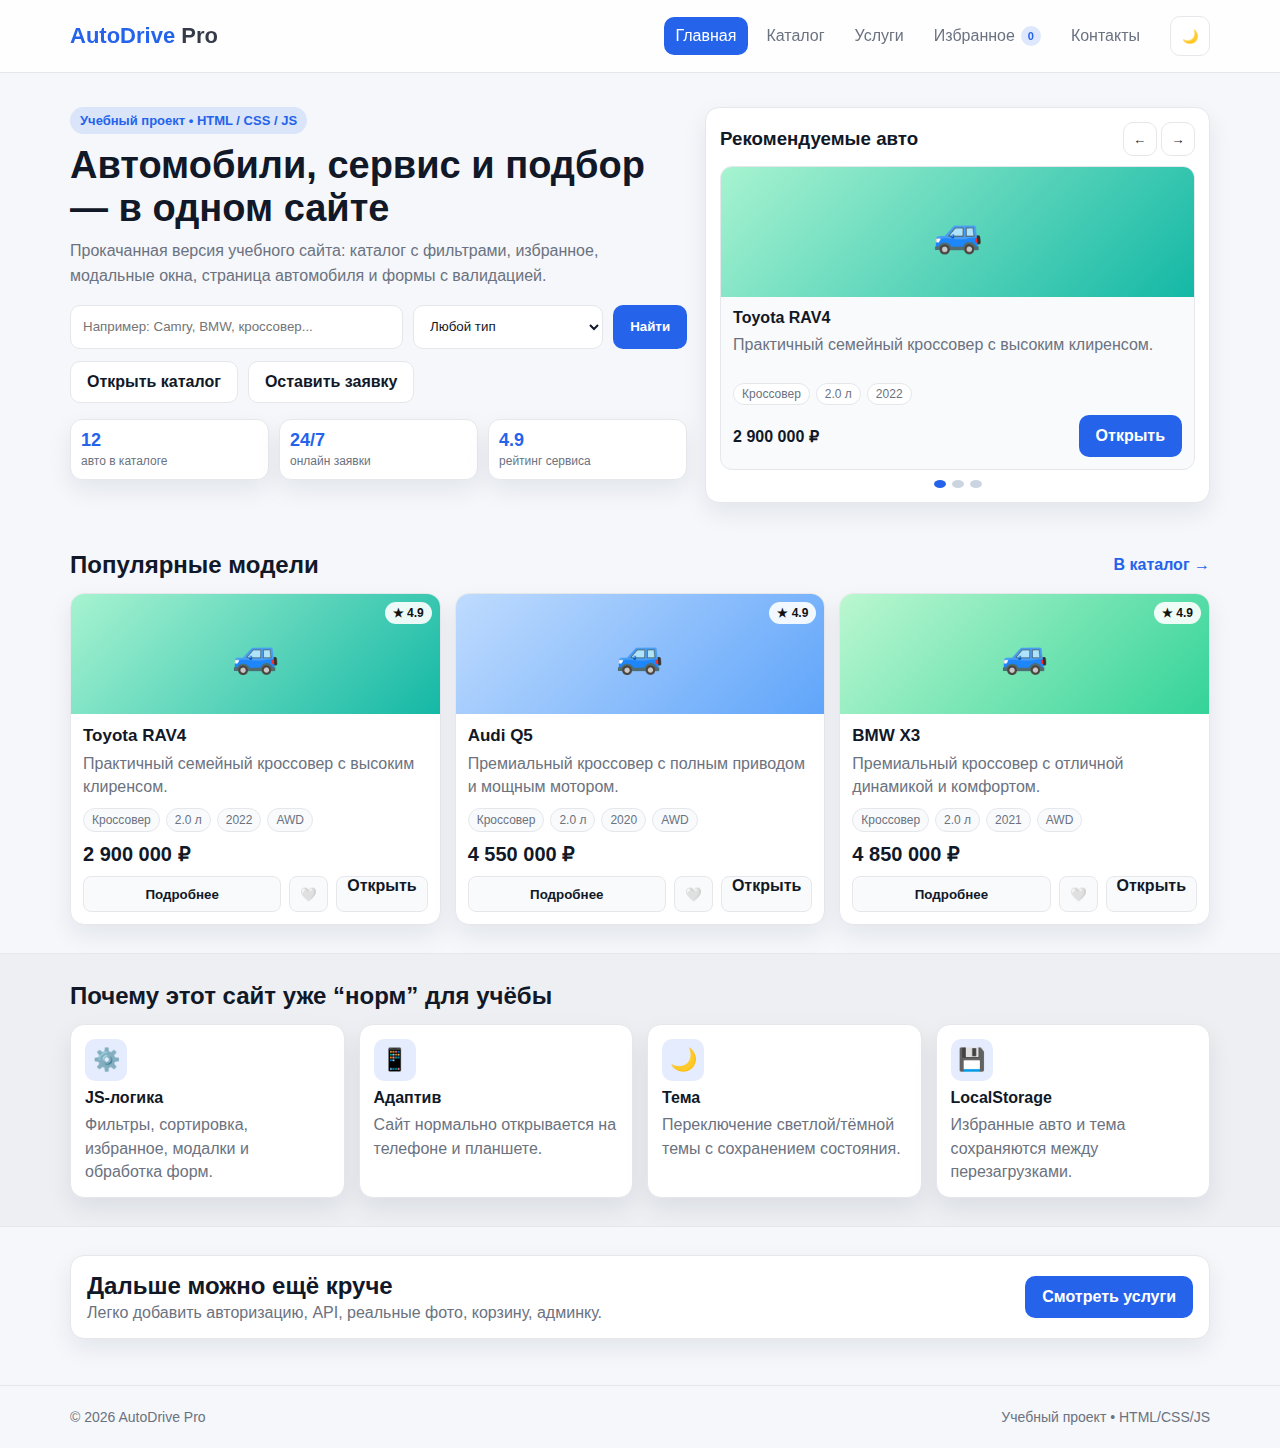
<file: index.html>
<!DOCTYPE html>
<html lang="ru">
<head>
  <meta charset="UTF-8" />
  <meta name="viewport" content="width=device-width, initial-scale=1.0" />
  <title>AutoDrive Pro — Главная</title>
  <link rel="stylesheet" href="style.css" />
</head>
<body>
  <header class="header">
    <div class="container header-inner">
      <a href="index.html" class="logo">AutoDrive <span>Pro</span></a>

      <nav class="nav" id="mainNav">
        <a href="index.html" class="nav-link">Главная</a>
        <a href="catalog.html" class="nav-link">Каталог</a>
        <a href="services.html" class="nav-link">Услуги</a>
        <a href="favorites.html" class="nav-link">Избранное <span class="fav-badge" id="favBadge">0</span></a>
        <a href="contacts.html" class="nav-link">Контакты</a>
      </nav>

      <div class="header-actions">
        <button class="theme-btn" id="themeBtn" aria-label="Сменить тему">🌙</button>
        <button class="burger" id="burgerBtn" aria-label="Открыть меню">☰</button>
      </div>
    </div>
  </header>

  <main>
    <section class="hero">
      <div class="container hero-grid">
        <div>
          <p class="badge">Учебный проект • HTML / CSS / JS</p>
          <h1>Автомобили, сервис и подбор — в одном сайте</h1>
          <p class="hero-text">
            Прокачанная версия учебного сайта: каталог с фильтрами, избранное, модальные окна,
            страница автомобиля и формы с валидацией.
          </p>

          <form id="heroSearchForm" class="hero-search">
            <input type="text" id="heroSearchText" placeholder="Например: Camry, BMW, кроссовер..." />
            <select id="heroSearchType">
              <option value="all">Любой тип</option>
              <option value="sedan">Седан</option>
              <option value="crossover">Кроссовер</option>
              <option value="hatchback">Хэтчбек</option>
            </select>
            <button class="btn btn-primary" type="submit">Найти</button>
          </form>

          <div class="hero-actions">
            <a href="catalog.html" class="btn btn-outline">Открыть каталог</a>
            <a href="contacts.html" class="btn btn-outline">Оставить заявку</a>
          </div>

          <div class="stats">
            <div class="stat">
              <strong>12</strong>
              <span>авто в каталоге</span>
            </div>
            <div class="stat">
              <strong>24/7</strong>
              <span>онлайн заявки</span>
            </div>
            <div class="stat">
              <strong>4.9</strong>
              <span>рейтинг сервиса</span>
            </div>
          </div>
        </div>

        <div class="slider-card">
          <div class="slider-top">
            <h3>Рекомендуемые авто</h3>
            <div class="slider-controls">
              <button id="heroPrev" class="icon-btn" type="button">←</button>
              <button id="heroNext" class="icon-btn" type="button">→</button>
            </div>
          </div>
          <div id="heroSlider" class="hero-slider"></div>
          <div id="heroDots" class="dots"></div>
        </div>
      </div>
    </section>

    <section class="section">
      <div class="container">
        <div class="section-head">
          <h2>Популярные модели</h2>
          <a href="catalog.html" class="link-more">В каталог →</a>
        </div>
        <div id="featuredGrid" class="cards-grid"></div>
      </div>
    </section>

    <section class="section section-muted">
      <div class="container">
        <div class="section-head">
          <h2>Почему этот сайт уже “норм” для учёбы</h2>
        </div>
        <div class="features-grid">
          <article class="feature">
            <div class="feature-icon">⚙️</div>
            <h3>JS-логика</h3>
            <p>Фильтры, сортировка, избранное, модалки и обработка форм.</p>
          </article>
          <article class="feature">
            <div class="feature-icon">📱</div>
            <h3>Адаптив</h3>
            <p>Сайт нормально открывается на телефоне и планшете.</p>
          </article>
          <article class="feature">
            <div class="feature-icon">🌙</div>
            <h3>Тема</h3>
            <p>Переключение светлой/тёмной темы с сохранением состояния.</p>
          </article>
          <article class="feature">
            <div class="feature-icon">💾</div>
            <h3>LocalStorage</h3>
            <p>Избранные авто и тема сохраняются между перезагрузками.</p>
          </article>
        </div>
      </div>
    </section>

    <section class="section">
      <div class="container cta">
        <div>
          <h2>Дальше можно ещё круче</h2>
          <p>Легко добавить авторизацию, API, реальные фото, корзину, админку.</p>
        </div>
        <a href="services.html" class="btn btn-primary">Смотреть услуги</a>
      </div>
    </section>
  </main>

  <footer class="footer">
    <div class="container footer-inner">
      <p>© <span id="year"></span> AutoDrive Pro</p>
      <p>Учебный проект • HTML/CSS/JS</p>
    </div>
  </footer>

  <!-- Модалка -->
  <div class="modal" id="carModal" aria-hidden="true">
    <div class="modal-overlay" data-close-modal></div>
    <div class="modal-content">
      <button class="modal-close" type="button" data-close-modal>✕</button>
      <div id="modalBody"></div>
    </div>
  </div>

  <button class="back-top" id="backTop" aria-label="Наверх">↑</button>
  <div class="toast" id="toast"></div>

  <script src="data.js"></script>
  <script src="script.js"></script>
</body>
</html>
</file>
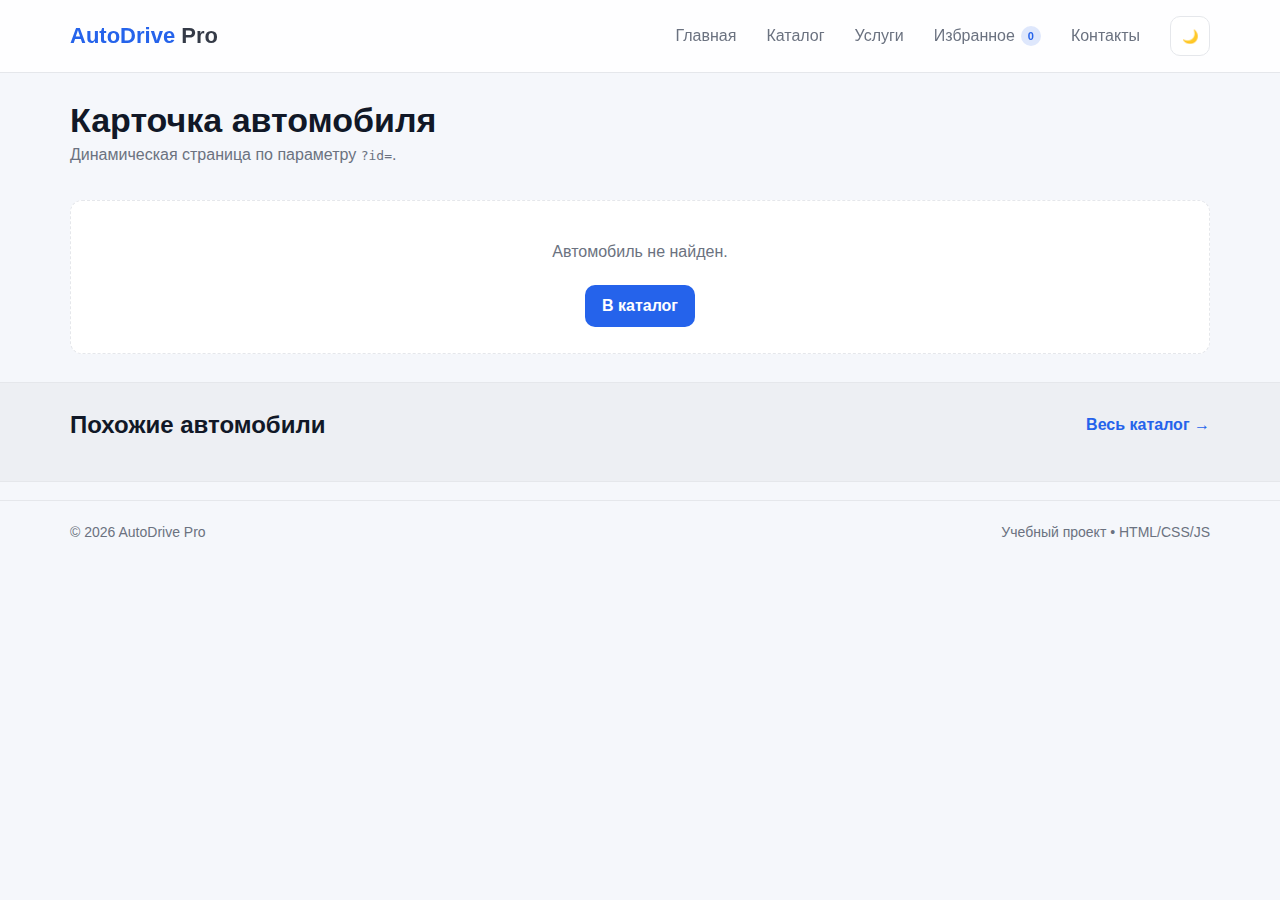
<file: car.html>
<!DOCTYPE html>
<html lang="ru">
<head>
  <meta charset="UTF-8" />
  <meta name="viewport" content="width=device-width, initial-scale=1.0" />
  <title>AutoDrive Pro — Автомобиль</title>
  <link rel="stylesheet" href="style.css" />
</head>
<body>
  <header class="header">
    <div class="container header-inner">
      <a href="index.html" class="logo">AutoDrive <span>Pro</span></a>

      <nav class="nav" id="mainNav">
        <a href="index.html" class="nav-link">Главная</a>
        <a href="catalog.html" class="nav-link">Каталог</a>
        <a href="services.html" class="nav-link">Услуги</a>
        <a href="favorites.html" class="nav-link">Избранное <span class="fav-badge" id="favBadge">0</span></a>
        <a href="contacts.html" class="nav-link">Контакты</a>
      </nav>

      <div class="header-actions">
        <button class="theme-btn" id="themeBtn" aria-label="Сменить тему">🌙</button>
        <button class="burger" id="burgerBtn" aria-label="Открыть меню">☰</button>
      </div>
    </div>
  </header>

  <main>
    <section class="page-head">
      <div class="container">
        <h1>Карточка автомобиля</h1>
        <p>Динамическая страница по параметру <code>?id=</code>.</p>
      </div>
    </section>

    <section class="section">
      <div class="container">
        <div id="carPage"></div>
      </div>
    </section>

    <section class="section section-muted">
      <div class="container">
        <div class="section-head">
          <h2>Похожие автомобили</h2>
          <a href="catalog.html" class="link-more">Весь каталог →</a>
        </div>
        <div id="similarGrid" class="catalog-grid"></div>
      </div>
    </section>
  </main>

  <footer class="footer">
    <div class="container footer-inner">
      <p>© <span id="year"></span> AutoDrive Pro</p>
      <p>Учебный проект • HTML/CSS/JS</p>
    </div>
  </footer>

  <div class="modal" id="carModal" aria-hidden="true">
    <div class="modal-overlay" data-close-modal></div>
    <div class="modal-content">
      <button class="modal-close" type="button" data-close-modal>✕</button>
      <div id="modalBody"></div>
    </div>
  </div>

  <button class="back-top" id="backTop" aria-label="Наверх">↑</button>
  <div class="toast" id="toast"></div>

  <script src="data.js"></script>
  <script src="script.js"></script>
</body>
</html>
</file>
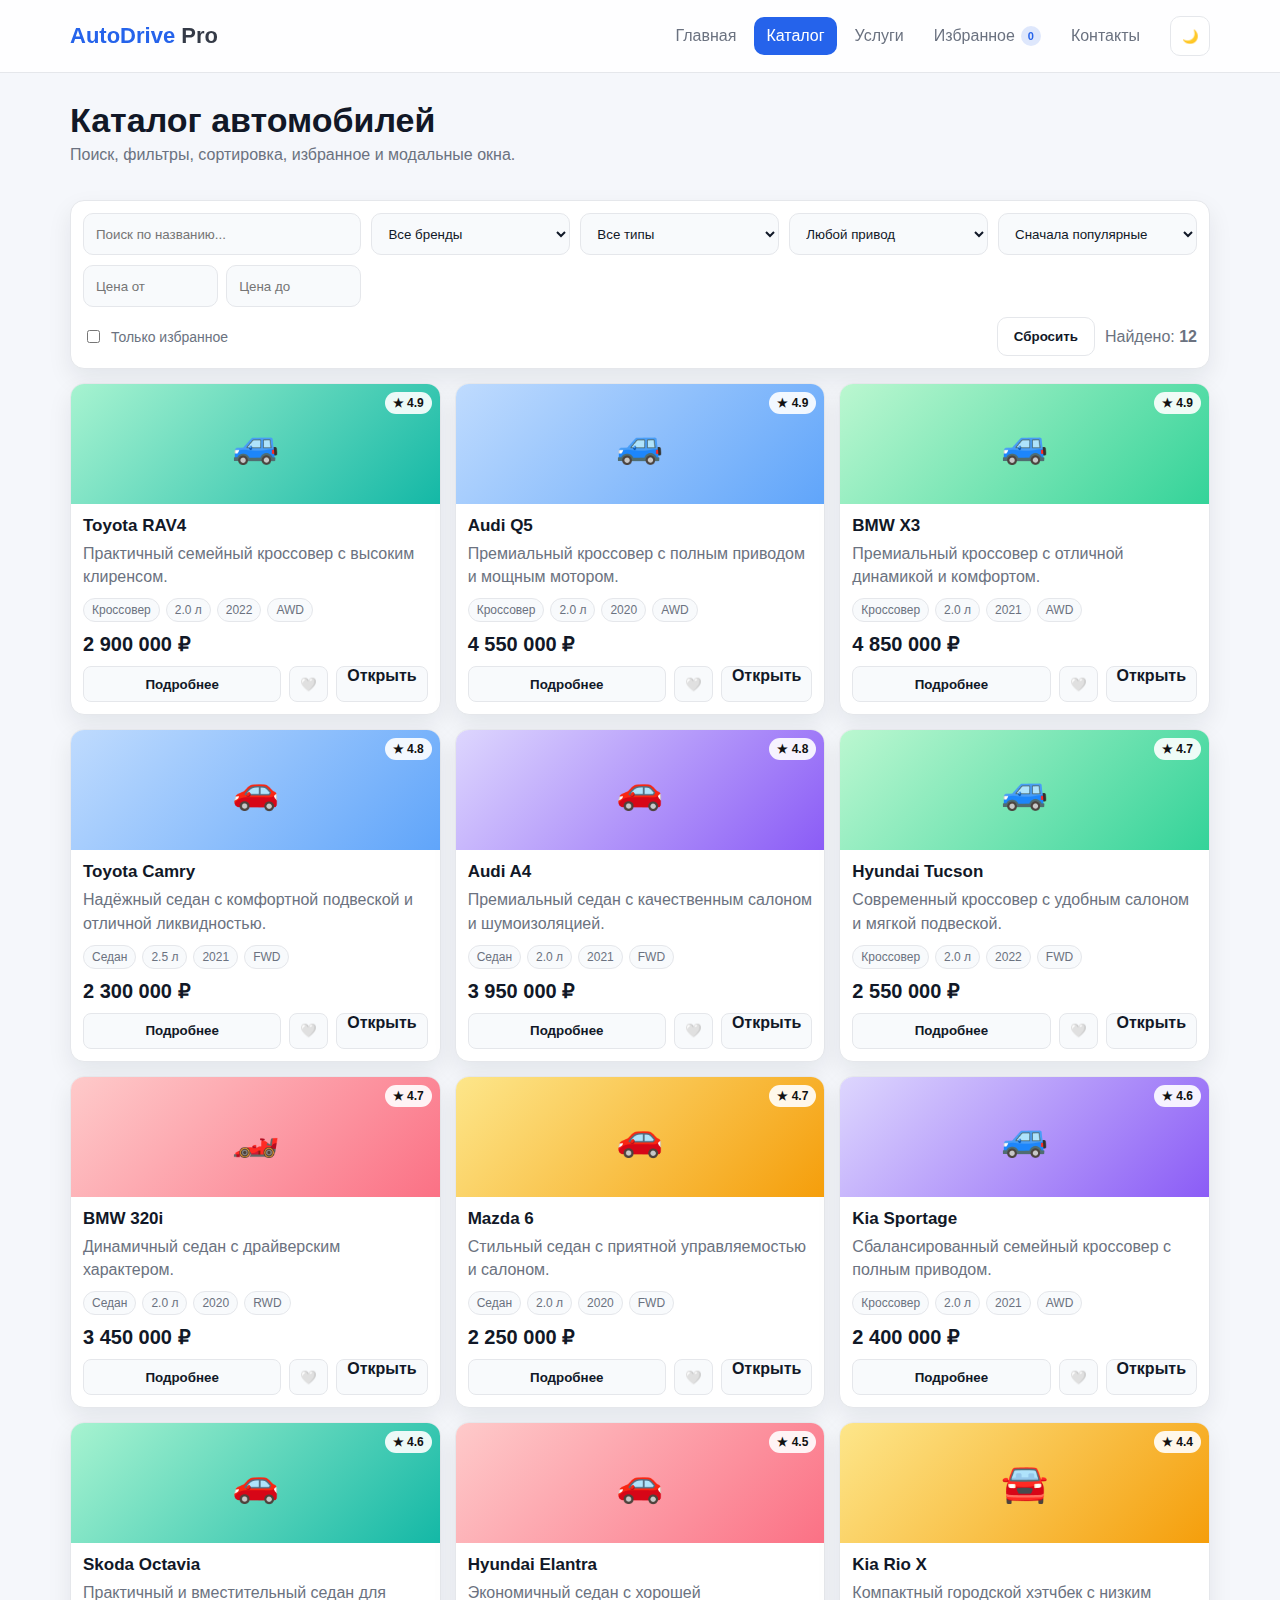
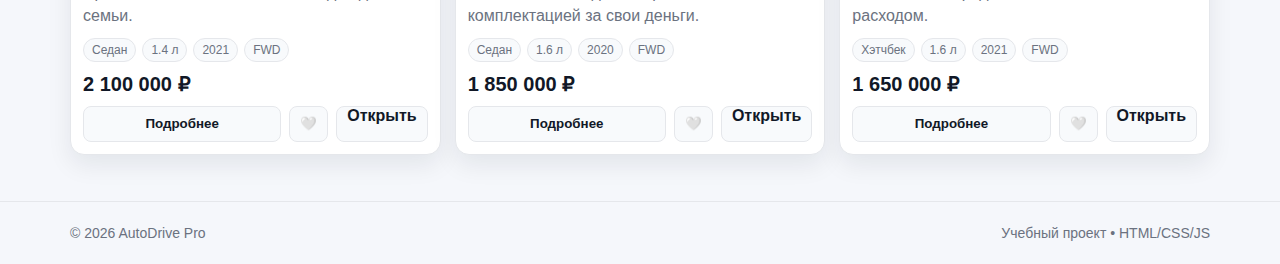
<file: catalog.html>
<!DOCTYPE html>
<html lang="ru">
<head>
  <meta charset="UTF-8" />
  <meta name="viewport" content="width=device-width, initial-scale=1.0" />
  <title>AutoDrive Pro — Каталог</title>
  <link rel="stylesheet" href="style.css" />
</head>
<body>
  <header class="header">
    <div class="container header-inner">
      <a href="index.html" class="logo">AutoDrive <span>Pro</span></a>

      <nav class="nav" id="mainNav">
        <a href="index.html" class="nav-link">Главная</a>
        <a href="catalog.html" class="nav-link">Каталог</a>
        <a href="services.html" class="nav-link">Услуги</a>
        <a href="favorites.html" class="nav-link">Избранное <span class="fav-badge" id="favBadge">0</span></a>
        <a href="contacts.html" class="nav-link">Контакты</a>
      </nav>

      <div class="header-actions">
        <button class="theme-btn" id="themeBtn" aria-label="Сменить тему">🌙</button>
        <button class="burger" id="burgerBtn" aria-label="Открыть меню">☰</button>
      </div>
    </div>
  </header>

  <main>
    <section class="page-head">
      <div class="container">
        <h1>Каталог автомобилей</h1>
        <p>Поиск, фильтры, сортировка, избранное и модальные окна.</p>
      </div>
    </section>

    <section class="section">
      <div class="container">
        <div class="filters-panel">
          <div class="filters-grid">
            <input id="filterSearch" type="text" placeholder="Поиск по названию..." />
            <select id="filterBrand"></select>
            <select id="filterType">
              <option value="all">Все типы</option>
              <option value="sedan">Седан</option>
              <option value="crossover">Кроссовер</option>
              <option value="hatchback">Хэтчбек</option>
            </select>
            <select id="filterDrive">
              <option value="all">Любой привод</option>
              <option value="FWD">Передний</option>
              <option value="RWD">Задний</option>
              <option value="AWD">Полный</option>
            </select>
            <select id="filterSort">
              <option value="popular">Сначала популярные</option>
              <option value="price-asc">Цена ↑</option>
              <option value="price-desc">Цена ↓</option>
              <option value="year-desc">Год (новые)</option>
              <option value="year-asc">Год (старые)</option>
            </select>
            <div class="price-range">
              <input id="minPrice" type="number" placeholder="Цена от" />
              <input id="maxPrice" type="number" placeholder="Цена до" />
            </div>
          </div>

          <div class="filters-bottom">
            <label class="checkbox">
              <input id="filterFavOnly" type="checkbox" />
              <span>Только избранное</span>
            </label>
            <div class="filters-actions">
              <button id="resetFilters" class="btn btn-outline" type="button">Сбросить</button>
              <span class="catalog-count">Найдено: <b id="catalogCount">0</b></span>
            </div>
          </div>
        </div>

        <div id="catalogGrid" class="catalog-grid"></div>
        <div id="catalogEmpty" class="empty-state hidden">
          <p>Ничего не найдено. Попробуй изменить фильтры.</p>
        </div>
      </div>
    </section>
  </main>

  <footer class="footer">
    <div class="container footer-inner">
      <p>© <span id="year"></span> AutoDrive Pro</p>
      <p>Учебный проект • HTML/CSS/JS</p>
    </div>
  </footer>

  <div class="modal" id="carModal" aria-hidden="true">
    <div class="modal-overlay" data-close-modal></div>
    <div class="modal-content">
      <button class="modal-close" type="button" data-close-modal>✕</button>
      <div id="modalBody"></div>
    </div>
  </div>

  <button class="back-top" id="backTop" aria-label="Наверх">↑</button>
  <div class="toast" id="toast"></div>

  <script src="data.js"></script>
  <script src="script.js"></script>
</body>
</html>
</file>
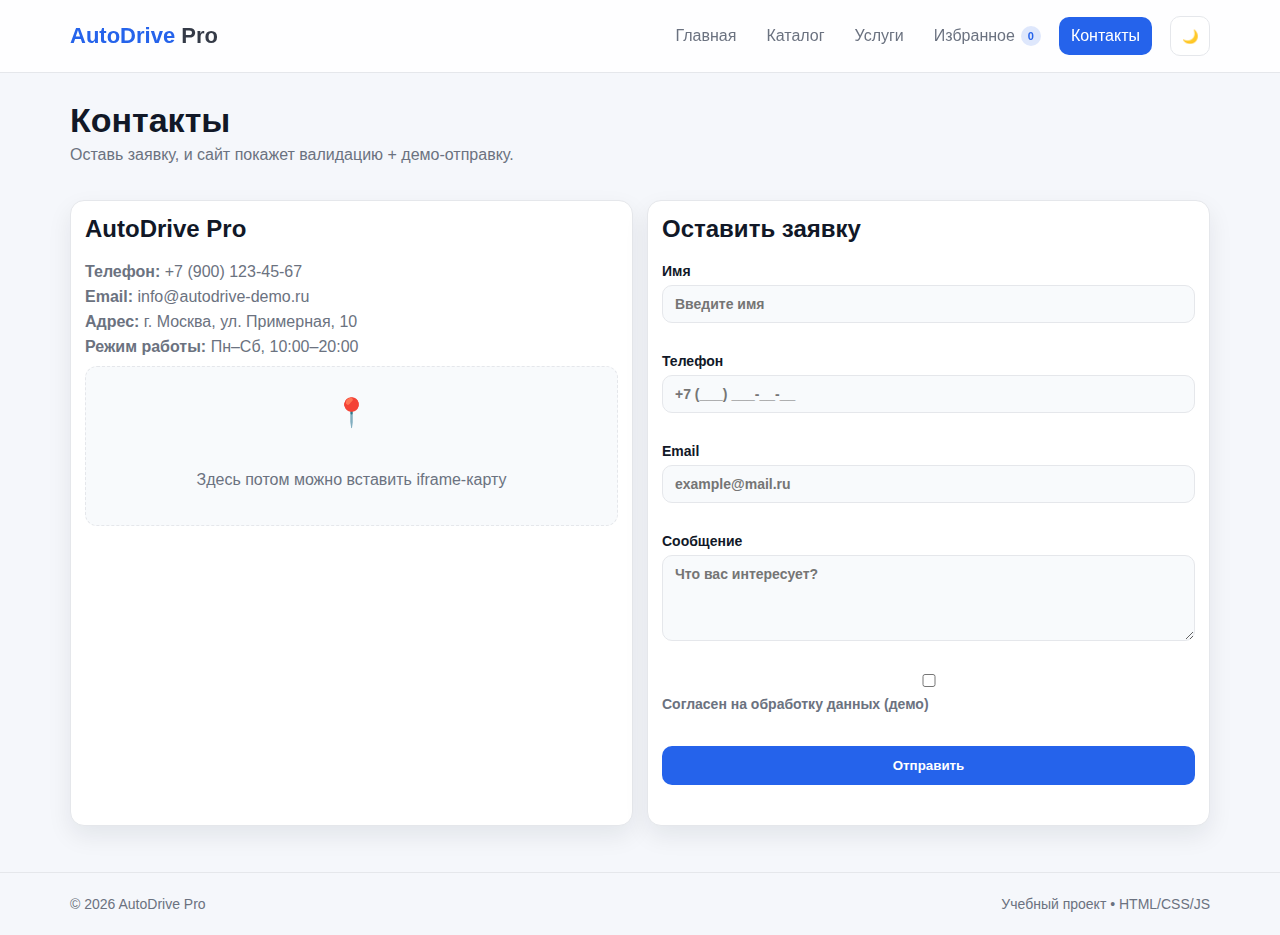
<file: contacts.html>
<!DOCTYPE html>
<html lang="ru">
<head>
  <meta charset="UTF-8" />
  <meta name="viewport" content="width=device-width, initial-scale=1.0" />
  <title>AutoDrive Pro — Контакты</title>
  <link rel="stylesheet" href="style.css" />
</head>
<body>
  <header class="header">
    <div class="container header-inner">
      <a href="index.html" class="logo">AutoDrive <span>Pro</span></a>

      <nav class="nav" id="mainNav">
        <a href="index.html" class="nav-link">Главная</a>
        <a href="catalog.html" class="nav-link">Каталог</a>
        <a href="services.html" class="nav-link">Услуги</a>
        <a href="favorites.html" class="nav-link">Избранное <span class="fav-badge" id="favBadge">0</span></a>
        <a href="contacts.html" class="nav-link">Контакты</a>
      </nav>

      <div class="header-actions">
        <button class="theme-btn" id="themeBtn" aria-label="Сменить тему">🌙</button>
        <button class="burger" id="burgerBtn" aria-label="Открыть меню">☰</button>
      </div>
    </div>
  </header>

  <main>
    <section class="page-head">
      <div class="container">
        <h1>Контакты</h1>
        <p>Оставь заявку, и сайт покажет валидацию + демо-отправку.</p>
      </div>
    </section>

    <section class="section">
      <div class="container contact-grid">
        <div class="contact-info">
          <h2>AutoDrive Pro</h2>
          <p><strong>Телефон:</strong> +7 (900) 123-45-67</p>
          <p><strong>Email:</strong> info@autodrive-demo.ru</p>
          <p><strong>Адрес:</strong> г. Москва, ул. Примерная, 10</p>
          <p><strong>Режим работы:</strong> Пн–Сб, 10:00–20:00</p>

          <div class="map-placeholder">
            <span>📍</span>
            <p>Здесь потом можно вставить iframe-карту</p>
          </div>

          <div class="mini-note" id="lastRequestNote"></div>
        </div>

        <div class="contact-form-wrap">
          <h2>Оставить заявку</h2>
          <form id="contactForm" class="contact-form" novalidate>
            <label>
              Имя
              <input type="text" id="name" placeholder="Введите имя" />
              <small class="error" id="nameError"></small>
            </label>

            <label>
              Телефон
              <input type="tel" id="phone" class="js-phone-mask" placeholder="+7 (___) ___-__-__" />
              <small class="error" id="phoneError"></small>
            </label>

            <label>
              Email
              <input type="email" id="email" placeholder="example@mail.ru" />
              <small class="error" id="emailError"></small>
            </label>

            <label>
              Сообщение
              <textarea id="message" rows="4" placeholder="Что вас интересует?"></textarea>
              <small class="error" id="messageError"></small>
            </label>

            <label class="checkbox">
              <input type="checkbox" id="agree" />
              <span>Согласен на обработку данных (демо)</span>
            </label>
            <small class="error" id="agreeError"></small>

            <button type="submit" class="btn btn-primary full-width">Отправить</button>
            <p id="formSuccess" class="success-message"></p>
          </form>
        </div>
      </div>
    </section>
  </main>

  <footer class="footer">
    <div class="container footer-inner">
      <p>© <span id="year"></span> AutoDrive Pro</p>
      <p>Учебный проект • HTML/CSS/JS</p>
    </div>
  </footer>

  <button class="back-top" id="backTop" aria-label="Наверх">↑</button>
  <div class="toast" id="toast"></div>

  <script src="data.js"></script>
  <script src="script.js"></script>
</body>
</html>
</file>
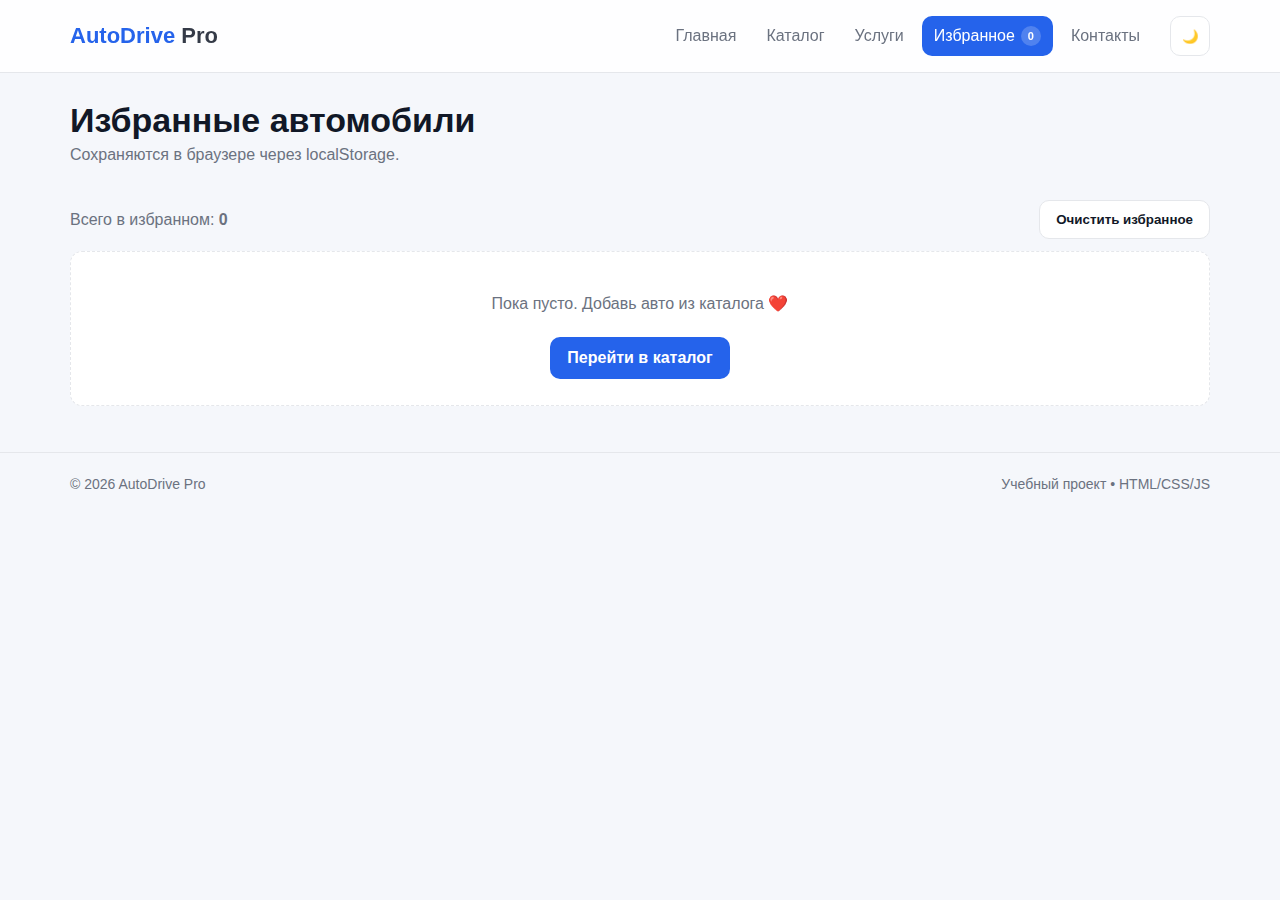
<file: favorites.html>
<!DOCTYPE html>
<html lang="ru">
<head>
  <meta charset="UTF-8" />
  <meta name="viewport" content="width=device-width, initial-scale=1.0" />
  <title>AutoDrive Pro — Избранное</title>
  <link rel="stylesheet" href="style.css" />
</head>
<body>
  <header class="header">
    <div class="container header-inner">
      <a href="index.html" class="logo">AutoDrive <span>Pro</span></a>

      <nav class="nav" id="mainNav">
        <a href="index.html" class="nav-link">Главная</a>
        <a href="catalog.html" class="nav-link">Каталог</a>
        <a href="services.html" class="nav-link">Услуги</a>
        <a href="favorites.html" class="nav-link">Избранное <span class="fav-badge" id="favBadge">0</span></a>
        <a href="contacts.html" class="nav-link">Контакты</a>
      </nav>

      <div class="header-actions">
        <button class="theme-btn" id="themeBtn" aria-label="Сменить тему">🌙</button>
        <button class="burger" id="burgerBtn" aria-label="Открыть меню">☰</button>
      </div>
    </div>
  </header>

  <main>
    <section class="page-head">
      <div class="container">
        <h1>Избранные автомобили</h1>
        <p>Сохраняются в браузере через localStorage.</p>
      </div>
    </section>

    <section class="section">
      <div class="container">
        <div class="favorites-toolbar">
          <span>Всего в избранном: <b id="favoritesCountPage">0</b></span>
          <button id="clearFavorites" class="btn btn-outline" type="button">Очистить избранное</button>
        </div>

        <div id="favoritesGrid" class="catalog-grid"></div>

        <div id="favoritesEmpty" class="empty-state hidden">
          <p>Пока пусто. Добавь авто из каталога ❤️</p>
          <a href="catalog.html" class="btn btn-primary">Перейти в каталог</a>
        </div>
      </div>
    </section>
  </main>

  <footer class="footer">
    <div class="container footer-inner">
      <p>© <span id="year"></span> AutoDrive Pro</p>
      <p>Учебный проект • HTML/CSS/JS</p>
    </div>
  </footer>

  <div class="modal" id="carModal" aria-hidden="true">
    <div class="modal-overlay" data-close-modal></div>
    <div class="modal-content">
      <button class="modal-close" type="button" data-close-modal>✕</button>
      <div id="modalBody"></div>
    </div>
  </div>

  <button class="back-top" id="backTop" aria-label="Наверх">↑</button>
  <div class="toast" id="toast"></div>

  <script src="data.js"></script>
  <script src="script.js"></script>
</body>
</html>
</file>
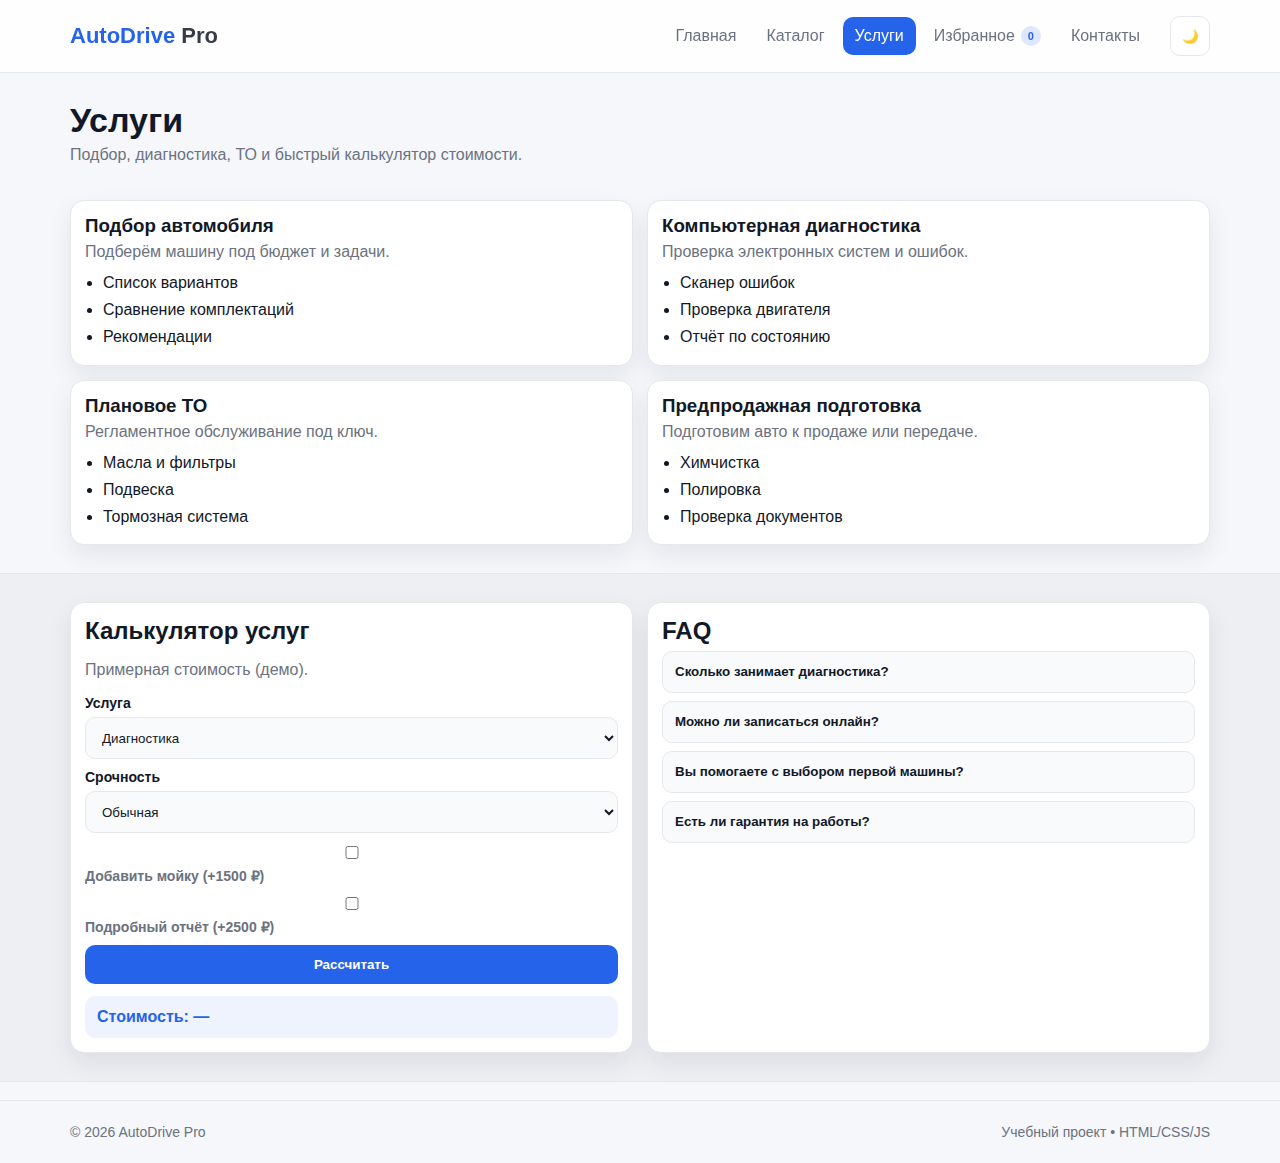
<file: services.html>
<!DOCTYPE html>
<html lang="ru">
<head>
  <meta charset="UTF-8" />
  <meta name="viewport" content="width=device-width, initial-scale=1.0" />
  <title>AutoDrive Pro — Услуги</title>
  <link rel="stylesheet" href="style.css" />
</head>
<body>
  <header class="header">
    <div class="container header-inner">
      <a href="index.html" class="logo">AutoDrive <span>Pro</span></a>

      <nav class="nav" id="mainNav">
        <a href="index.html" class="nav-link">Главная</a>
        <a href="catalog.html" class="nav-link">Каталог</a>
        <a href="services.html" class="nav-link">Услуги</a>
        <a href="favorites.html" class="nav-link">Избранное <span class="fav-badge" id="favBadge">0</span></a>
        <a href="contacts.html" class="nav-link">Контакты</a>
      </nav>

      <div class="header-actions">
        <button class="theme-btn" id="themeBtn" aria-label="Сменить тему">🌙</button>
        <button class="burger" id="burgerBtn" aria-label="Открыть меню">☰</button>
      </div>
    </div>
  </header>

  <main>
    <section class="page-head">
      <div class="container">
        <h1>Услуги</h1>
        <p>Подбор, диагностика, ТО и быстрый калькулятор стоимости.</p>
      </div>
    </section>

    <section class="section">
      <div class="container">
        <div class="services-grid">
          <article class="service-card">
            <h3>Подбор автомобиля</h3>
            <p>Подберём машину под бюджет и задачи.</p>
            <ul>
              <li>Список вариантов</li>
              <li>Сравнение комплектаций</li>
              <li>Рекомендации</li>
            </ul>
          </article>

          <article class="service-card">
            <h3>Компьютерная диагностика</h3>
            <p>Проверка электронных систем и ошибок.</p>
            <ul>
              <li>Сканер ошибок</li>
              <li>Проверка двигателя</li>
              <li>Отчёт по состоянию</li>
            </ul>
          </article>

          <article class="service-card">
            <h3>Плановое ТО</h3>
            <p>Регламентное обслуживание под ключ.</p>
            <ul>
              <li>Масла и фильтры</li>
              <li>Подвеска</li>
              <li>Тормозная система</li>
            </ul>
          </article>

          <article class="service-card">
            <h3>Предпродажная подготовка</h3>
            <p>Подготовим авто к продаже или передаче.</p>
            <ul>
              <li>Химчистка</li>
              <li>Полировка</li>
              <li>Проверка документов</li>
            </ul>
          </article>
        </div>
      </div>
    </section>

    <section class="section section-muted">
      <div class="container service-tools-grid">
        <div class="calc-card">
          <h2>Калькулятор услуг</h2>
          <p class="muted">Примерная стоимость (демо).</p>

          <form id="serviceCalcForm" class="calc-form">
            <label>
              Услуга
              <select id="calcService">
                <option value="diagnostic">Диагностика</option>
                <option value="maintenance">Плановое ТО</option>
                <option value="selection">Подбор авто</option>
                <option value="prep">Предпродажная подготовка</option>
              </select>
            </label>

            <label>
              Срочность
              <select id="calcUrgency">
                <option value="normal">Обычная</option>
                <option value="urgent">Срочно (+20%)</option>
              </select>
            </label>

            <label class="checkbox">
              <input type="checkbox" id="calcWash" />
              <span>Добавить мойку (+1500 ₽)</span>
            </label>

            <label class="checkbox">
              <input type="checkbox" id="calcReport" />
              <span>Подробный отчёт (+2500 ₽)</span>
            </label>

            <button class="btn btn-primary" type="submit">Рассчитать</button>
          </form>

          <div class="calc-result" id="calcResult">Стоимость: —</div>
        </div>

        <div class="faq-card">
          <h2>FAQ</h2>
          <div class="faq-list">
            <div class="faq-item">
              <button type="button" class="faq-btn">Сколько занимает диагностика?</button>
              <div class="faq-content"><p>Обычно 30–60 минут, в зависимости от модели и списка проверок.</p></div>
            </div>
            <div class="faq-item">
              <button type="button" class="faq-btn">Можно ли записаться онлайн?</button>
              <div class="faq-content"><p>Да, оставь заявку на странице контактов — свяжемся с тобой.</p></div>
            </div>
            <div class="faq-item">
              <button type="button" class="faq-btn">Вы помогаете с выбором первой машины?</button>
              <div class="faq-content"><p>Да, это частый кейс. Подберём варианты под бюджет и задачи.</p></div>
            </div>
            <div class="faq-item">
              <button type="button" class="faq-btn">Есть ли гарантия на работы?</button>
              <div class="faq-content"><p>Да, на большинство работ и расходников даётся гарантия.</p></div>
            </div>
          </div>
        </div>
      </div>
    </section>
  </main>

  <footer class="footer">
    <div class="container footer-inner">
      <p>© <span id="year"></span> AutoDrive Pro</p>
      <p>Учебный проект • HTML/CSS/JS</p>
    </div>
  </footer>

  <button class="back-top" id="backTop" aria-label="Наверх">↑</button>
  <div class="toast" id="toast"></div>

  <script src="data.js"></script>
  <script src="script.js"></script>
</body>
</html>
</file>
<file: style.css>
:root {
  --bg: #f5f7fb;
  --card: #ffffff;
  --card-2: #f8fafc;
  --text: #111827;
  --muted: #6b7280;
  --line: #e5e7eb;
  --primary: #2563eb;
  --primary-2: #1d4ed8;
  --danger: #dc2626;
  --success: #16a34a;
  --shadow: 0 10px 25px rgba(15, 23, 42, 0.08);
  --radius: 14px;
}

body.dark {
  --bg: #0f172a;
  --card: #111827;
  --card-2: #0b1220;
  --text: #e5e7eb;
  --muted: #9ca3af;
  --line: #243047;
  --primary: #3b82f6;
  --primary-2: #60a5fa;
  --shadow: 0 10px 25px rgba(0, 0, 0, 0.32);
}

* { box-sizing: border-box; }

html { scroll-behavior: smooth; }

body {
  margin: 0;
  font-family: Arial, Helvetica, sans-serif;
  background: var(--bg);
  color: var(--text);
}

a { color: inherit; text-decoration: none; }

img { max-width: 100%; display: block; }

.hidden { display: none !important; }

.container {
  width: min(1140px, calc(100% - 32px));
  margin: 0 auto;
}

/* Header */
.header {
  position: sticky;
  top: 0;
  z-index: 100;
  border-bottom: 1px solid var(--line);
  background: rgba(255, 255, 255, 0.85);
  backdrop-filter: blur(10px);
}
body.dark .header { background: rgba(15, 23, 42, 0.85); }

.header-inner {
  min-height: 72px;
  display: flex;
  align-items: center;
  gap: 18px;
}

.logo {
  font-weight: 800;
  font-size: 22px;
  color: var(--primary);
}
.logo span {
  color: var(--text);
  opacity: 0.85;
}

.nav {
  margin-left: auto;
  display: flex;
  align-items: center;
  gap: 6px;
}

.nav-link {
  padding: 10px 12px;
  border-radius: 10px;
  color: var(--muted);
  transition: .2s;
  display: inline-flex;
  align-items: center;
  gap: 6px;
}
.nav-link:hover {
  background: var(--card);
  color: var(--text);
}
.nav-link.active {
  background: var(--primary);
  color: #fff;
}

.fav-badge {
  min-width: 20px;
  height: 20px;
  display: inline-grid;
  place-items: center;
  border-radius: 999px;
  background: rgba(37, 99, 235, 0.15);
  color: var(--primary);
  font-size: 11px;
  font-weight: 700;
  padding: 0 6px;
}
.nav-link.active .fav-badge {
  background: rgba(255,255,255,.2);
  color: #fff;
}

.header-actions {
  display: flex;
  gap: 8px;
}

.theme-btn,
.burger {
  width: 40px;
  height: 40px;
  border-radius: 10px;
  border: 1px solid var(--line);
  background: var(--card);
  color: var(--text);
  cursor: pointer;
  transition: .2s;
}
.theme-btn:hover,
.burger:hover { transform: translateY(-1px); }
.burger { display: none; }

/* Generic */
.section { padding: 28px 0; }
.section-muted {
  background: rgba(127,127,127,.06);
  border-top: 1px solid var(--line);
  border-bottom: 1px solid var(--line);
}
.section-head {
  display: flex;
  align-items: center;
  justify-content: space-between;
  gap: 12px;
  margin-bottom: 14px;
}
.section-head h2 { margin: 0; }
.link-more { color: var(--primary); font-weight: 700; }

.badge {
  margin: 0;
  display: inline-block;
  padding: 6px 10px;
  border-radius: 999px;
  background: rgba(37, 99, 235, 0.12);
  color: var(--primary);
  font-size: 13px;
  font-weight: 700;
}

.muted { color: var(--muted); }

.btn {
  border: 1px solid transparent;
  border-radius: 10px;
  padding: 11px 16px;
  cursor: pointer;
  font-weight: 700;
  transition: .2s;
  display: inline-flex;
  align-items: center;
  justify-content: center;
  gap: 8px;
}
.btn:hover { transform: translateY(-1px); }
.btn-primary { background: var(--primary); color: #fff; }
.btn-primary:hover { background: var(--primary-2); }
.btn-outline {
  background: var(--card);
  border-color: var(--line);
  color: var(--text);
}
.btn-outline:hover { border-color: var(--primary); color: var(--primary); }
.full-width { width: 100%; }

.icon-btn {
  width: 34px;
  height: 34px;
  border-radius: 10px;
  border: 1px solid var(--line);
  background: var(--card);
  color: var(--text);
  cursor: pointer;
}
.icon-btn:hover { border-color: var(--primary); color: var(--primary); }

.page-head { padding: 28px 0 8px; }
.page-head h1 { margin: 0 0 6px; font-size: 34px; }
.page-head p { margin: 0; color: var(--muted); }

/* Hero */
.hero { padding: 34px 0 20px; }
.hero-grid {
  display: grid;
  grid-template-columns: 1.1fr .9fr;
  gap: 18px;
}
.hero h1 {
  margin: 10px 0 10px;
  font-size: 38px;
  line-height: 1.12;
}
.hero-text {
  margin: 0;
  color: var(--muted);
  line-height: 1.55;
}

.hero-search {
  margin-top: 16px;
  display: grid;
  grid-template-columns: 1.4fr .8fr auto;
  gap: 10px;
}
.hero-search input,
.hero-search select {
  height: 44px;
  border-radius: 10px;
  border: 1px solid var(--line);
  background: var(--card);
  color: var(--text);
  padding: 0 12px;
}

.hero-actions {
  margin-top: 12px;
  display: flex;
  gap: 10px;
  flex-wrap: wrap;
}

.stats {
  margin-top: 16px;
  display: grid;
  grid-template-columns: repeat(3, 1fr);
  gap: 10px;
}
.stat {
  background: var(--card);
  border: 1px solid var(--line);
  border-radius: 12px;
  padding: 10px;
  box-shadow: var(--shadow);
}
.stat strong {
  display: block;
  color: var(--primary);
  font-size: 18px;
}
.stat span {
  font-size: 12px;
  color: var(--muted);
}

.slider-card {
  background: var(--card);
  border: 1px solid var(--line);
  border-radius: var(--radius);
  padding: 14px;
  box-shadow: var(--shadow);
}
.slider-top {
  display: flex;
  align-items: center;
  justify-content: space-between;
  margin-bottom: 10px;
}
.slider-top h3 { margin: 0; }

.hero-slider {
  min-height: 280px;
}

.slide {
  border: 1px solid var(--line);
  border-radius: 12px;
  overflow: hidden;
  background: var(--card-2);
}
.slide-cover {
  height: 130px;
  display: grid;
  place-items: center;
  font-size: 40px;
}
.slide-body { padding: 12px; }
.slide-body h4 { margin: 0 0 6px; }
.slide-body p {
  margin: 0 0 10px;
  color: var(--muted);
  line-height: 1.45;
  min-height: 40px;
}
.slide-meta {
  display: flex;
  flex-wrap: wrap;
  gap: 6px;
  margin-bottom: 10px;
}
.slide-meta span {
  border: 1px solid var(--line);
  background: var(--card);
  border-radius: 999px;
  padding: 3px 8px;
  font-size: 12px;
  color: var(--muted);
}
.slide-bottom {
  display: flex;
  justify-content: space-between;
  align-items: center;
  gap: 8px;
}
.slide-price { font-weight: 800; }

.dots {
  margin-top: 10px;
  display: flex;
  gap: 6px;
  justify-content: center;
}
.dot {
  width: 8px;
  height: 8px;
  border-radius: 50%;
  background: #cbd5e1;
  border: none;
  cursor: pointer;
}
.dot.active { background: var(--primary); }

/* Grids */
.cards-grid {
  display: grid;
  grid-template-columns: repeat(3, 1fr);
  gap: 14px;
}
.features-grid {
  display: grid;
  grid-template-columns: repeat(4, 1fr);
  gap: 14px;
}
.feature {
  background: var(--card);
  border: 1px solid var(--line);
  border-radius: var(--radius);
  padding: 14px;
  box-shadow: var(--shadow);
}
.feature-icon {
  width: 42px;
  height: 42px;
  border-radius: 10px;
  display: grid;
  place-items: center;
  background: rgba(37, 99, 235, 0.12);
  color: var(--primary);
  margin-bottom: 8px;
  font-size: 22px;
}
.feature h3 { margin: 0 0 6px; font-size: 16px; }
.feature p { margin: 0; color: var(--muted); line-height: 1.45; }

.cta {
  background: var(--card);
  border: 1px solid var(--line);
  border-radius: var(--radius);
  padding: 16px;
  display: flex;
  align-items: center;
  justify-content: space-between;
  gap: 12px;
  box-shadow: var(--shadow);
}
.cta h2 { margin: 0 0 4px; }
.cta p { margin: 0; color: var(--muted); }

/* Catalog cards */
.catalog-grid {
  display: grid;
  grid-template-columns: repeat(3, 1fr);
  gap: 14px;
}

.car-card {
  background: var(--card);
  border: 1px solid var(--line);
  border-radius: var(--radius);
  overflow: hidden;
  box-shadow: var(--shadow);
  transition: .2s;
}
.car-card:hover { transform: translateY(-2px); }

.car-cover {
  height: 120px;
  display: grid;
  place-items: center;
  font-size: 38px;
  position: relative;
}
.car-rating {
  position: absolute;
  top: 8px;
  right: 8px;
  background: rgba(255,255,255,.9);
  color: #111;
  border-radius: 999px;
  padding: 4px 8px;
  font-size: 12px;
  font-weight: 700;
}
body.dark .car-rating { background: rgba(17,24,39,.92); color: #f8fafc; }

.car-body { padding: 12px; }
.car-body h3 { margin: 0 0 6px; font-size: 17px; }
.car-body p {
  margin: 0 0 10px;
  color: var(--muted);
  line-height: 1.45;
  min-height: 40px;
}

.car-info {
  display: flex;
  flex-wrap: wrap;
  gap: 6px;
  margin-bottom: 10px;
}
.car-info span {
  font-size: 12px;
  color: var(--muted);
  border: 1px solid var(--line);
  background: var(--card-2);
  padding: 4px 8px;
  border-radius: 999px;
}

.car-price {
  display: block;
  font-size: 20px;
  font-weight: 800;
  margin-bottom: 10px;
}

.card-actions {
  display: grid;
  grid-template-columns: 1fr auto auto;
  gap: 8px;
}

.small-btn {
  height: 36px;
  border-radius: 8px;
  border: 1px solid var(--line);
  background: var(--card-2);
  color: var(--text);
  padding: 0 10px;
  cursor: pointer;
  font-weight: 600;
}
.small-btn:hover { border-color: var(--primary); color: var(--primary); }

.fav-btn.active {
  border-color: #ef4444;
  color: #ef4444;
  background: rgba(239,68,68,.08);
}

/* Filters */
.filters-panel {
  background: var(--card);
  border: 1px solid var(--line);
  border-radius: var(--radius);
  padding: 12px;
  box-shadow: var(--shadow);
  margin-bottom: 14px;
}
.filters-grid {
  display: grid;
  grid-template-columns: 1.4fr repeat(4, 1fr);
  gap: 10px;
}
.filters-grid input,
.filters-grid select {
  height: 42px;
  border-radius: 10px;
  border: 1px solid var(--line);
  background: var(--card-2);
  color: var(--text);
  padding: 0 12px;
  width: 100%;
}
.price-range {
  display: grid;
  grid-template-columns: 1fr 1fr;
  gap: 8px;
}
.filters-bottom {
  margin-top: 10px;
  display: flex;
  justify-content: space-between;
  align-items: center;
  gap: 10px;
}
.filters-actions {
  display: flex;
  align-items: center;
  gap: 10px;
}
.catalog-count { color: var(--muted); }

.checkbox {
  display: inline-flex;
  align-items: center;
  gap: 8px;
  color: var(--muted);
  font-size: 14px;
  cursor: pointer;
}

/* Empty states */
.empty-state {
  padding: 26px 14px;
  border: 1px dashed var(--line);
  border-radius: 12px;
  text-align: center;
  color: var(--muted);
  background: var(--card);
}
.empty-state .btn { margin-top: 8px; }

/* Services */
.services-grid {
  display: grid;
  grid-template-columns: repeat(2, 1fr);
  gap: 14px;
}
.service-card {
  background: var(--card);
  border: 1px solid var(--line);
  border-radius: var(--radius);
  padding: 14px;
  box-shadow: var(--shadow);
}
.service-card h3 { margin: 0 0 6px; }
.service-card p { margin: 0 0 8px; color: var(--muted); }
.service-card ul { margin: 0; padding-left: 18px; line-height: 1.7; }

.service-tools-grid {
  display: grid;
  grid-template-columns: 1fr 1fr;
  gap: 14px;
}
.calc-card, .faq-card {
  background: var(--card);
  border: 1px solid var(--line);
  border-radius: var(--radius);
  padding: 14px;
  box-shadow: var(--shadow);
}
.calc-card h2, .faq-card h2 { margin: 0 0 6px; }

.calc-form {
  display: grid;
  gap: 10px;
  margin-top: 10px;
}
.calc-form label {
  display: grid;
  gap: 6px;
  font-weight: 600;
  font-size: 14px;
}
.calc-form select {
  height: 42px;
  border-radius: 10px;
  border: 1px solid var(--line);
  background: var(--card-2);
  color: var(--text);
  padding: 0 12px;
}
.calc-result {
  margin-top: 12px;
  padding: 12px;
  border-radius: 10px;
  background: rgba(37,99,235,.08);
  color: var(--primary);
  font-weight: 800;
}

.faq-list { display: grid; gap: 8px; }
.faq-item {
  border: 1px solid var(--line);
  border-radius: 10px;
  overflow: hidden;
  background: var(--card-2);
}
.faq-btn {
  width: 100%;
  border: none;
  background: transparent;
  color: var(--text);
  text-align: left;
  padding: 12px;
  cursor: pointer;
  font-weight: 700;
}
.faq-content {
  max-height: 0;
  overflow: hidden;
  transition: .25s ease;
  border-top: 1px solid transparent;
}
.faq-item.open .faq-content {
  max-height: 120px;
  border-top-color: var(--line);
}
.faq-content p {
  margin: 0;
  padding: 10px 12px;
  color: var(--muted);
}

/* Contacts */
.contact-grid {
  display: grid;
  grid-template-columns: 1fr 1fr;
  gap: 14px;
}
.contact-info, .contact-form-wrap {
  background: var(--card);
  border: 1px solid var(--line);
  border-radius: var(--radius);
  padding: 14px;
  box-shadow: var(--shadow);
}
.contact-info h2, .contact-form-wrap h2 { margin-top: 0; }
.contact-info p { margin: 7px 0; color: var(--muted); }

.map-placeholder {
  margin-top: 10px;
  min-height: 160px;
  border-radius: 12px;
  border: 1px dashed var(--line);
  display: grid;
  place-items: center;
  text-align: center;
  background: var(--card-2);
  color: var(--muted);
  padding: 12px;
}
.map-placeholder span { font-size: 28px; }

.mini-note {
  margin-top: 10px;
  padding: 10px;
  border-radius: 10px;
  background: rgba(37,99,235,.08);
  color: var(--primary);
  font-size: 13px;
  display: none;
}
.mini-note.show { display: block; }

.contact-form { display: grid; gap: 10px; }
.contact-form label {
  display: grid;
  gap: 6px;
  font-size: 14px;
  font-weight: 700;
}
.contact-form input,
.contact-form textarea {
  border: 1px solid var(--line);
  border-radius: 10px;
  background: var(--card-2);
  color: var(--text);
  padding: 10px 12px;
  font: inherit;
  outline: none;
}
.contact-form input:focus,
.contact-form textarea:focus { border-color: var(--primary); }

.error {
  min-height: 14px;
  color: var(--danger);
  font-size: 12px;
  font-weight: 400;
}
.success-message {
  min-height: 16px;
  margin: 0;
  color: var(--success);
  font-weight: 700;
}

/* Favorites */
.favorites-toolbar {
  margin-bottom: 12px;
  display: flex;
  justify-content: space-between;
  align-items: center;
  gap: 10px;
  color: var(--muted);
}

/* Car detail page */
.car-page {
  display: grid;
  grid-template-columns: 1.1fr .9fr;
  gap: 14px;
}
.detail-gallery,
.detail-info {
  background: var(--card);
  border: 1px solid var(--line);
  border-radius: var(--radius);
  box-shadow: var(--shadow);
}
.detail-gallery { padding: 12px; }
.detail-main {
  height: 220px;
  border-radius: 12px;
  display: grid;
  place-items: center;
  font-size: 64px;
  margin-bottom: 10px;
}
.detail-thumbs {
  display: grid;
  grid-template-columns: repeat(3, 1fr);
  gap: 8px;
}
.thumb {
  height: 70px;
  border-radius: 10px;
  display: grid;
  place-items: center;
  font-size: 28px;
  border: 1px solid var(--line);
  cursor: pointer;
  background: var(--card-2);
}
.thumb.active { border-color: var(--primary); }

.detail-info { padding: 14px; }
.detail-info h2 { margin: 0 0 6px; }
.detail-info p { color: var(--muted); line-height: 1.45; }
.detail-price {
  font-size: 26px;
  font-weight: 800;
  margin: 10px 0;
}
.detail-grid {
  display: grid;
  grid-template-columns: 1fr 1fr;
  gap: 8px;
}
.detail-grid div {
  border: 1px solid var(--line);
  border-radius: 10px;
  background: var(--card-2);
  padding: 8px;
  font-size: 13px;
}
.detail-grid b {
  display: block;
  color: var(--muted);
  margin-bottom: 2px;
  font-weight: 600;
}
.detail-actions {
  margin-top: 10px;
  display: flex;
  flex-wrap: wrap;
  gap: 8px;
}
.feature-list {
  margin: 10px 0 0;
  padding-left: 18px;
  line-height: 1.7;
}

/* Modal */
.modal {
  position: fixed;
  inset: 0;
  z-index: 120;
  display: none;
}
.modal.show { display: block; }
.modal-overlay {
  position: absolute;
  inset: 0;
  background: rgba(2, 6, 23, .55);
}
.modal-content {
  position: relative;
  z-index: 1;
  width: min(760px, calc(100% - 24px));
  margin: 5vh auto 0;
  background: var(--card);
  border: 1px solid var(--line);
  border-radius: 16px;
  box-shadow: var(--shadow);
  padding: 16px;
  max-height: 88vh;
  overflow: auto;
}
.modal-close {
  position: absolute;
  top: 10px;
  right: 10px;
  width: 34px;
  height: 34px;
  border-radius: 10px;
  border: 1px solid var(--line);
  background: var(--card-2);
  color: var(--text);
  cursor: pointer;
}
.modal-car {
  display: grid;
  grid-template-columns: .9fr 1.1fr;
  gap: 12px;
}
.modal-cover {
  border-radius: 12px;
  min-height: 220px;
  display: grid;
  place-items: center;
  font-size: 64px;
}
.modal-body h3 { margin: 0 0 6px; }
.modal-body p { margin: 0 0 8px; color: var(--muted); }
.modal-meta {
  display: grid;
  grid-template-columns: 1fr 1fr;
  gap: 8px;
  margin-bottom: 8px;
}
.modal-meta div {
  border: 1px solid var(--line);
  border-radius: 10px;
  padding: 8px;
  background: var(--card-2);
  font-size: 13px;
}
.modal-price {
  font-size: 24px;
  font-weight: 800;
  margin: 8px 0;
}
.modal-actions {
  display: flex;
  gap: 8px;
  flex-wrap: wrap;
}

/* Footer */
.footer {
  border-top: 1px solid var(--line);
  margin-top: 18px;
}
.footer-inner {
  min-height: 62px;
  display: flex;
  align-items: center;
  justify-content: space-between;
  color: var(--muted);
  font-size: 14px;
  gap: 12px;
}

/* Helpers */
.back-top {
  position: fixed;
  right: 14px;
  bottom: 14px;
  width: 42px;
  height: 42px;
  border-radius: 12px;
  border: 1px solid var(--line);
  background: var(--card);
  color: var(--text);
  cursor: pointer;
  box-shadow: var(--shadow);
  display: none;
  z-index: 110;
}
.back-top.show { display: inline-grid; place-items: center; }

.toast {
  position: fixed;
  left: 50%;
  bottom: 16px;
  transform: translateX(-50%) translateY(20px);
  background: var(--card);
  border: 1px solid var(--line);
  border-radius: 12px;
  padding: 10px 12px;
  box-shadow: var(--shadow);
  color: var(--text);
  opacity: 0;
  pointer-events: none;
  transition: .25s;
  z-index: 130;
}
.toast.show {
  opacity: 1;
  transform: translateX(-50%) translateY(0);
}

/* Gradients */
.gradient-1 { background: linear-gradient(135deg, #bfdbfe, #60a5fa); }
.gradient-2 { background: linear-gradient(135deg, #bbf7d0, #34d399); }
.gradient-3 { background: linear-gradient(135deg, #fecaca, #fb7185); }
.gradient-4 { background: linear-gradient(135deg, #fde68a, #f59e0b); }
.gradient-5 { background: linear-gradient(135deg, #ddd6fe, #8b5cf6); }
.gradient-6 { background: linear-gradient(135deg, #a7f3d0, #14b8a6); }

/* Responsive */
@media (max-width: 1020px) {
  .hero-grid,
  .car-page,
  .contact-grid,
  .service-tools-grid {
    grid-template-columns: 1fr;
  }

  .cards-grid,
  .catalog-grid,
  .features-grid {
    grid-template-columns: repeat(2, 1fr);
  }

  .filters-grid {
    grid-template-columns: 1fr 1fr;
  }

  .services-grid {
    grid-template-columns: 1fr 1fr;
  }
}

@media (max-width: 720px) {
  .burger {
    display: inline-grid;
    place-items: center;
  }

  .nav {
    position: absolute;
    top: 72px;
    left: 0;
    right: 0;
    background: var(--card);
    border-bottom: 1px solid var(--line);
    padding: 8px 12px 12px;
    flex-direction: column;
    align-items: stretch;
    display: none;
  }
  .nav.open { display: flex; }
  .nav-link { width: 100%; justify-content: space-between; }

  .hero h1 { font-size: 30px; }

  .hero-search {
    grid-template-columns: 1fr;
  }

  .stats {
    grid-template-columns: 1fr;
  }

  .cards-grid,
  .catalog-grid,
  .features-grid,
  .services-grid,
  .detail-grid,
  .modal-car {
    grid-template-columns: 1fr;
  }

  .filters-grid {
    grid-template-columns: 1fr;
  }

  .filters-bottom,
  .favorites-toolbar,
  .cta,
  .footer-inner {
    flex-direction: column;
    align-items: stretch;
  }

  .cta .btn { width: 100%; }
}
</file>
